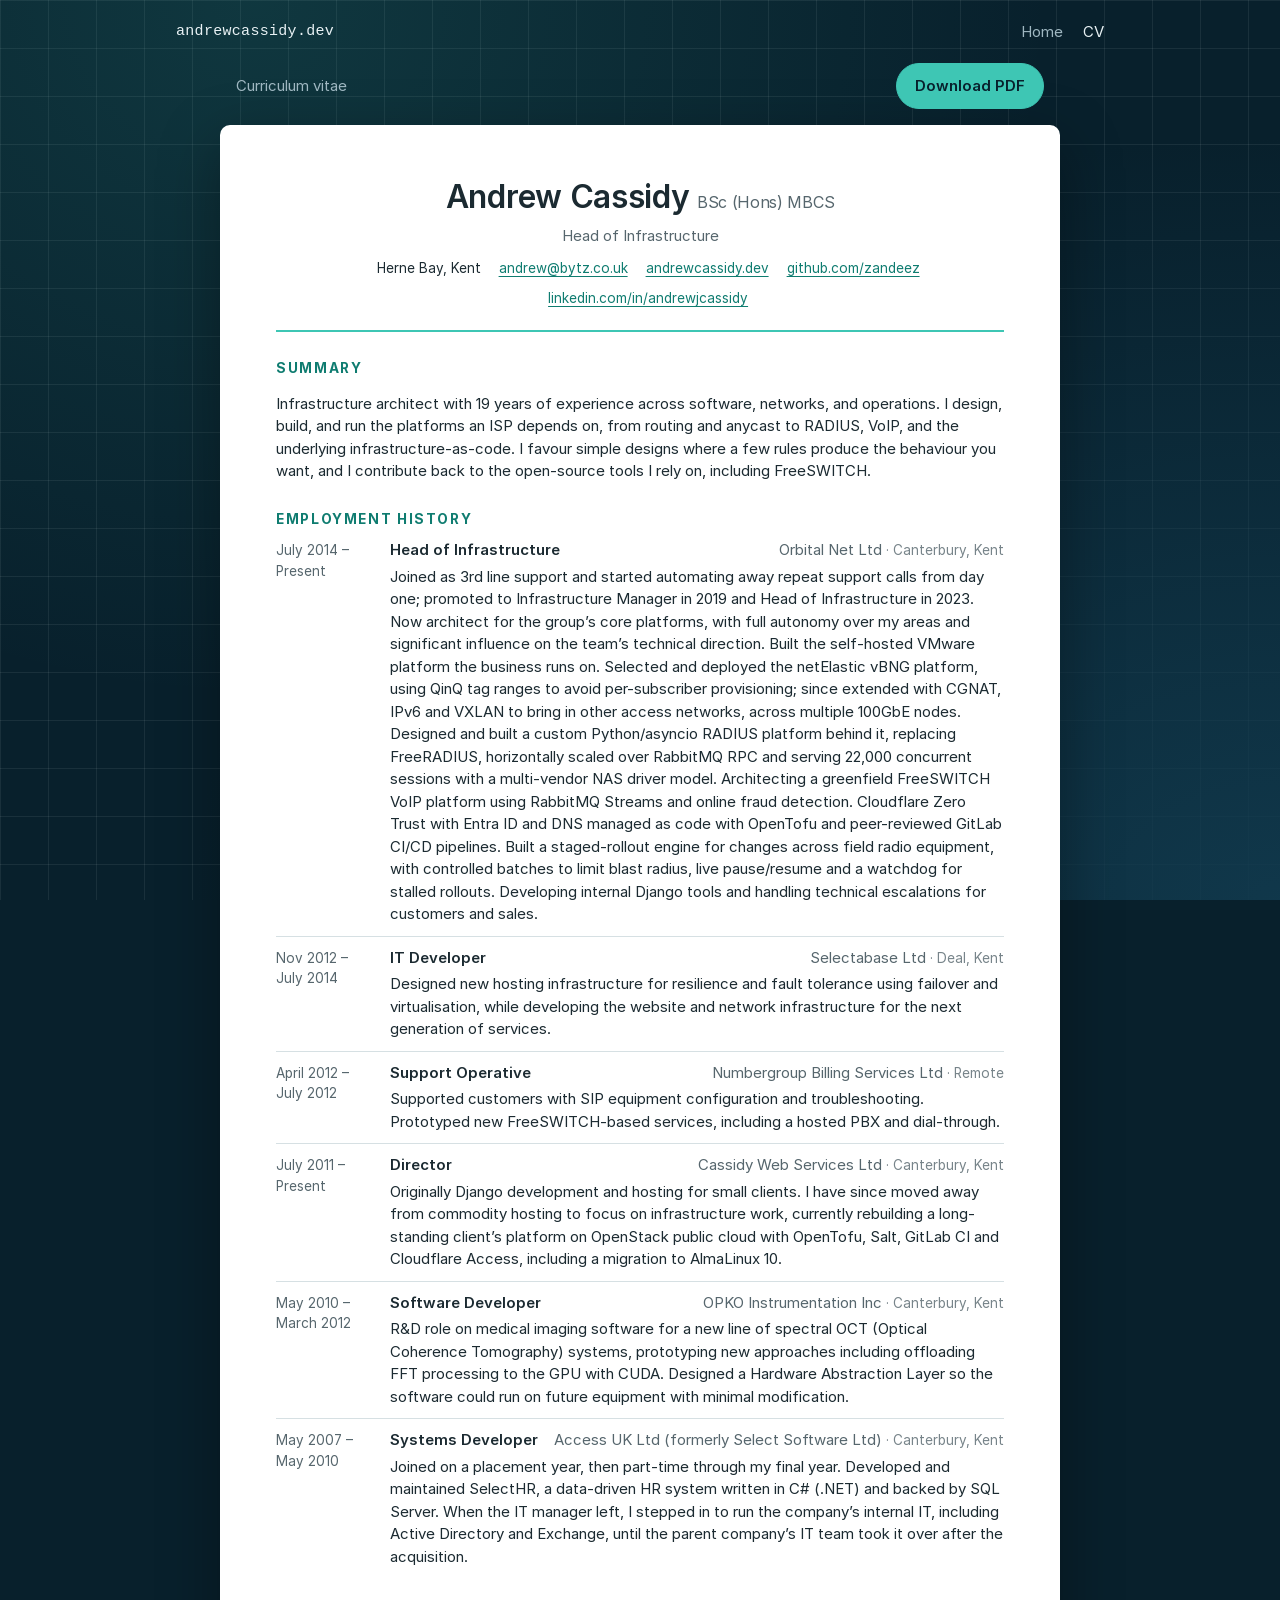
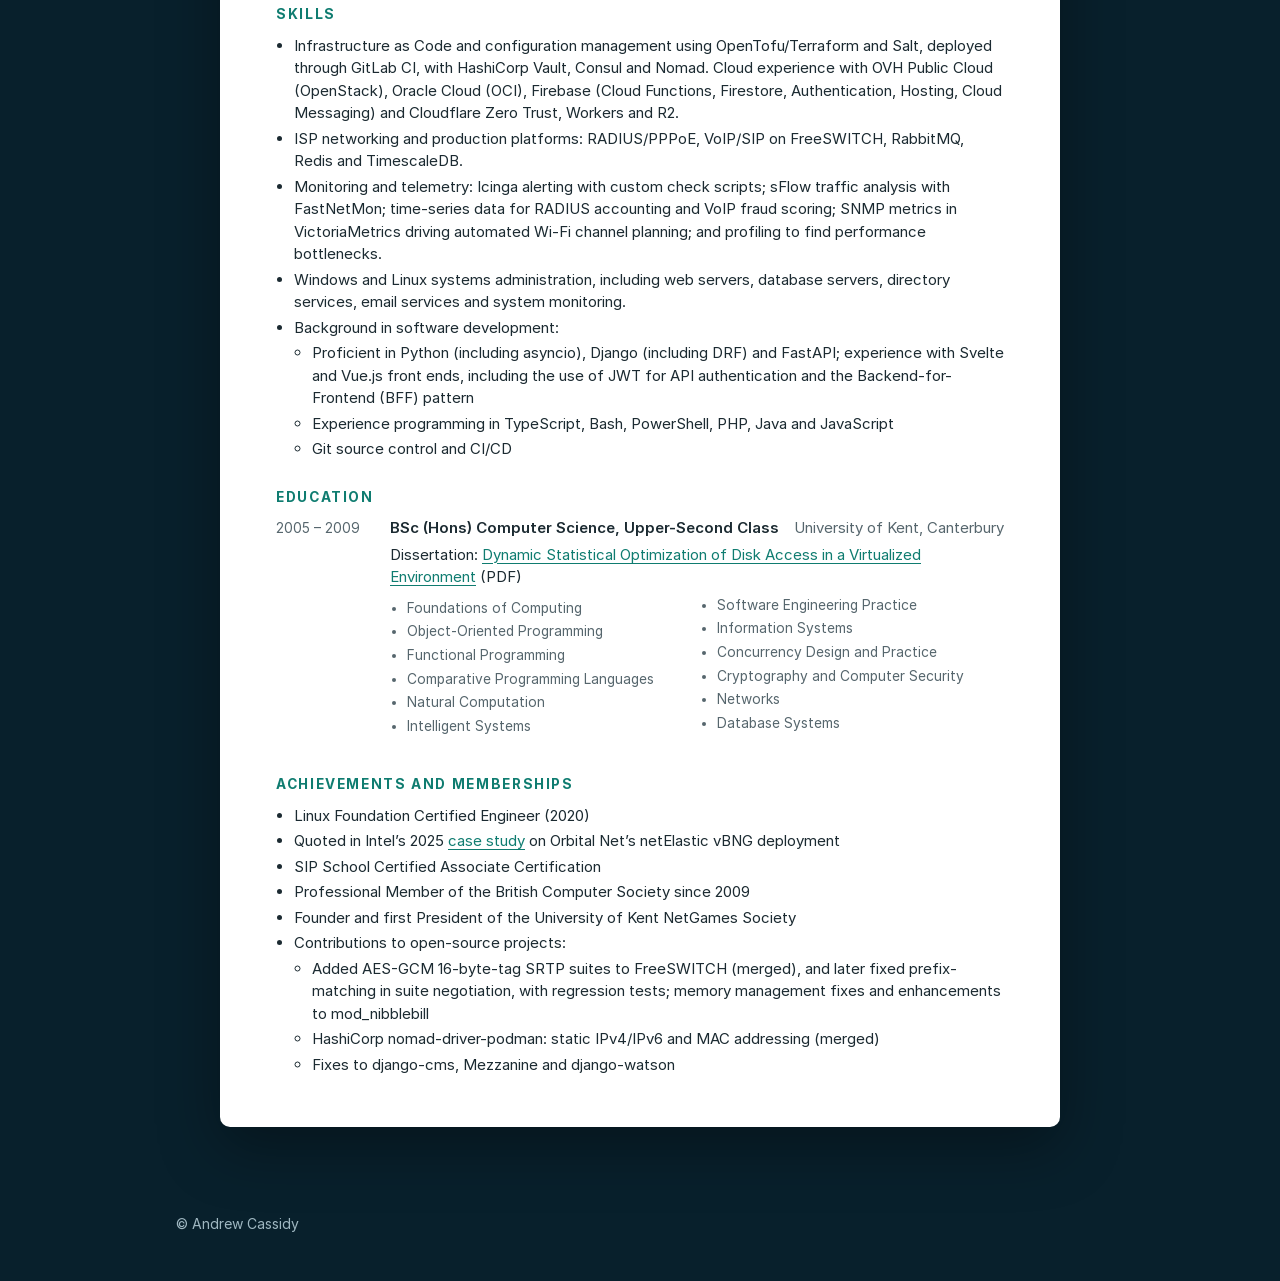
<file: cv/index.html>
<!DOCTYPE html>
<html lang="en-GB">
<head>
    <meta charset="UTF-8">
    <meta name="viewport" content="width=device-width, initial-scale=1">
    <title>CV · Andrew Cassidy</title>
    <meta name="description" content="CV of Andrew Cassidy, Head of Infrastructure: ISP platforms, VoIP, infrastructure as code and Python.">
    <link rel="canonical" href="https://andrewcassidy.dev/cv/">
    <meta property="og:type" content="profile">
    <meta property="og:title" content="CV · Andrew Cassidy">
    <meta property="og:url" content="https://andrewcassidy.dev/cv/">
    <meta name="theme-color" content="#08202c">
    <link rel="icon" href="/favicon.ico" sizes="32x32">
    <link rel="icon" href="/favicon.svg" type="image/svg+xml">
    <link rel="apple-touch-icon" href="/apple-touch-icon.png">
    <link rel="stylesheet" href="../assets/site.css">
    <link rel="stylesheet" href="../assets/cv.css">
</head>
<body>
<nav class="site-nav" aria-label="Main">
    <a class="brand" href="/">andrewcassidy.dev</a>
    <ul>
        <li><a href="/">Home</a></li>
        <li><a href="/cv/" aria-current="page">CV</a></li>
    </ul>
</nav>

<div class="cv-toolbar">
    <span>Curriculum vitae</span>
    <a class="button primary" href="andrew-cassidy-cv.pdf" download>Download PDF</a>
</div>

<main class="sheet">
    <header class="cv-header">
        <h1>Andrew Cassidy <span class="postnominals">BSc (Hons) MBCS</span></h1>
        <p class="role">Head of Infrastructure</p>
        <ul class="cv-contact">
            <li>Herne Bay, Kent</li>
            <li><a href="mailto:andrew@bytz.co.uk">andrew@bytz.co.uk</a></li>
            <li><a href="https://andrewcassidy.dev">andrewcassidy.dev</a></li>
            <li><a href="https://github.com/zandeez">github.com/zandeez</a></li>
            <li><a href="https://www.linkedin.com/in/andrewjcassidy/">linkedin.com/in/andrewjcassidy</a></li>
        </ul>
    </header>

    <section aria-labelledby="summary">
        <h2 id="summary">Summary</h2>
        <p>Infrastructure architect with 19 years of experience across software, networks, and operations. I design,
            build, and run the platforms an ISP depends on, from routing and anycast to RADIUS, VoIP, and the underlying infrastructure-as-code. I favour simple designs where a few rules produce the behaviour you want,
            and I contribute back to the open-source tools I rely on, including FreeSWITCH.</p>
    </section>

    <section aria-labelledby="employment">
        <h2 id="employment">Employment History</h2>

        <article class="entry">
            <div class="dates">July 2014 – Present</div>
            <div>
                <div class="entry-head"><span class="title">Head of Infrastructure</span><span class="org">Orbital Net Ltd<span class="loc"> · Canterbury, Kent</span></span></div>
                <p>Joined as 3rd line support and started automating away repeat support calls from day one; promoted to
                    Infrastructure Manager in 2019 and Head of Infrastructure in 2023. Now architect for the group’s core platforms, with full autonomy over my areas and significant influence on
                    the team’s technical direction. Built the self-hosted VMware platform the business runs on. Selected and deployed the netElastic vBNG platform, using QinQ tag ranges to avoid per-subscriber
                    provisioning; since extended with CGNAT, IPv6 and VXLAN to bring in other access networks, across
                    multiple 100GbE nodes. Designed and built a custom Python/asyncio RADIUS platform behind it, replacing
                    FreeRADIUS, horizontally scaled over RabbitMQ RPC and serving 22,000 concurrent sessions with a
                    multi-vendor NAS driver model. Architecting a greenfield FreeSWITCH VoIP platform
                    using RabbitMQ Streams and online fraud detection. Cloudflare Zero Trust with Entra ID and DNS managed
                    as code with OpenTofu and peer-reviewed GitLab CI/CD pipelines. Built a staged-rollout engine for changes across field radio equipment, with controlled
                    batches to limit blast radius, live pause/resume and a watchdog for stalled rollouts. Developing internal
                    Django tools and handling technical escalations for customers and sales.</p>
            </div>
        </article>

        <article class="entry">
            <div class="dates">Nov 2012 – July 2014</div>
            <div>
                <div class="entry-head"><span class="title">IT Developer</span><span class="org">Selectabase Ltd<span class="loc"> · Deal, Kent</span></span></div>
                <p>Designed new hosting infrastructure for resilience and fault tolerance using failover and
                    virtualisation, while developing the website and network infrastructure for the next generation of
                    services.</p>
            </div>
        </article>

        <article class="entry">
            <div class="dates">April 2012 – July 2012</div>
            <div>
                <div class="entry-head"><span class="title">Support Operative</span><span class="org">Numbergroup Billing Services Ltd<span class="loc"> · Remote</span></span></div>
                <p>Supported customers with SIP equipment configuration and troubleshooting. Prototyped new
                    FreeSWITCH-based services, including a hosted PBX and dial-through.</p>
            </div>
        </article>

        <article class="entry">
            <div class="dates">July 2011 – Present</div>
            <div>
                <div class="entry-head"><span class="title">Director</span><span class="org">Cassidy Web Services Ltd<span class="loc"> · Canterbury, Kent</span></span></div>
                <p>Originally Django development and hosting for small clients. I have since moved away from commodity hosting
                    to focus on infrastructure work, currently rebuilding a long-standing client’s platform on OpenStack
                    public cloud with OpenTofu, Salt, GitLab CI and Cloudflare Access, including a migration to
                    AlmaLinux 10.</p>
            </div>
        </article>

        <article class="entry">
            <div class="dates">May 2010 – March 2012</div>
            <div>
                <div class="entry-head"><span class="title">Software Developer</span><span class="org">OPKO Instrumentation Inc<span class="loc"> · Canterbury, Kent</span></span></div>
                <p>R&amp;D role on medical imaging software for a new line of spectral OCT (Optical Coherence Tomography)
                    systems, prototyping new approaches including offloading FFT processing to the GPU with CUDA.
                    Designed a Hardware Abstraction Layer so the software could run on future equipment with minimal
                    modification.</p>
            </div>
        </article>

        <article class="entry">
            <div class="dates">May 2007 – May 2010</div>
            <div>
                <div class="entry-head"><span class="title">Systems Developer</span><span class="org">Access UK Ltd (formerly Select Software Ltd)<span class="loc"> · Canterbury, Kent</span></span></div>
                <p>Joined on a placement year, then part-time through my final year. Developed
                    and maintained SelectHR, a data-driven HR system written in C# (.NET) and backed by SQL
                    Server. When the IT manager left, I stepped in to run the company’s internal IT, including Active
                    Directory and Exchange, until the parent company’s IT team took it over after the acquisition.</p>
            </div>
        </article>
    </section>

    <section aria-labelledby="skills">
        <h2 id="skills">Skills</h2>
        <ul>
            <li>Infrastructure as Code and configuration management using OpenTofu/Terraform and Salt, deployed through
                GitLab CI, with HashiCorp Vault, Consul and Nomad. Cloud experience with OVH Public Cloud (OpenStack),
                Oracle Cloud (OCI), Firebase (Cloud Functions, Firestore, Authentication, Hosting, Cloud Messaging) and Cloudflare Zero Trust, Workers and R2.</li>
            <li>ISP networking and production platforms: RADIUS/PPPoE, VoIP/SIP on FreeSWITCH, RabbitMQ, Redis and
                TimescaleDB.</li>
            <li>Monitoring and telemetry: Icinga alerting with custom check scripts; sFlow traffic analysis with FastNetMon; time-series data for RADIUS accounting
                and VoIP fraud scoring; SNMP metrics in VictoriaMetrics driving automated Wi-Fi channel planning; and
                profiling to find performance bottlenecks.</li>
            <li>Windows and Linux systems administration, including web servers, database servers, directory services,
                email services and system monitoring.</li>
            <li>Background in software development:
                <ul>
                    <li>Proficient in Python (including asyncio), Django (including DRF) and FastAPI; experience with
                        Svelte and Vue.js front ends, including the use of JWT for API authentication and the
                        Backend-for-Frontend (BFF) pattern</li>
                    <li>Experience programming in TypeScript, Bash, PowerShell, PHP, Java and JavaScript</li>
                    <li>Git source control and CI/CD</li>
                </ul>
            </li>
        </ul>
    </section>

    <section aria-labelledby="education">
        <h2 id="education">Education</h2>
        <article class="entry">
            <div class="dates">2005 – 2009</div>
            <div>
                <div class="entry-head"><span class="title">BSc (Hons) Computer Science, Upper-Second Class</span><span class="org">University of Kent, Canterbury</span></div>
                <p>Dissertation: <a href="https://andrewcassidy.dev/dissertation.pdf">Dynamic Statistical Optimization
                    of Disk Access in a Virtualized Environment</a> (PDF)</p>
                <ul class="modules">
                    <li>Foundations of Computing</li>
                    <li>Object-Oriented Programming</li>
                    <li>Functional Programming</li>
                    <li>Comparative Programming Languages</li>
                    <li>Natural Computation</li>
                    <li>Intelligent Systems</li>
                    <li>Software Engineering Practice</li>
                    <li>Information Systems</li>
                    <li>Concurrency Design and Practice</li>
                    <li>Cryptography and Computer Security</li>
                    <li>Networks</li>
                    <li>Database Systems</li>
                </ul>
            </div>
        </article>
    </section>

    <section aria-labelledby="achievements">
        <h2 id="achievements">Achievements and Memberships</h2>
        <ul>
            <li>Linux Foundation Certified Engineer (2020)</li>
            <li>Quoted in Intel’s 2025 <a href="https://www.intel.com/content/www/us/en/content-details/856149/uk-altnets-rapidly-build-and-scale-isp-operations-with-netelastic-and-intel.html">case study</a> on Orbital Net’s netElastic vBNG deployment</li>
            <li>SIP School Certified Associate Certification</li>
            <li>Professional Member of the British Computer Society since 2009</li>
            <li>Founder and first President of the University of Kent NetGames Society</li>
            <li>Contributions to open-source projects:
                <ul>
                    <li>Added AES-GCM 16-byte-tag SRTP suites to FreeSWITCH (merged), and later fixed prefix-matching
                        in suite negotiation, with regression tests; memory management fixes and enhancements to
                        mod_nibblebill</li>
                    <li>HashiCorp nomad-driver-podman: static IPv4/IPv6 and MAC addressing (merged)</li>
                    <li>Fixes to django-cms, Mezzanine and django-watson</li>
                </ul>
            </li>
        </ul>
    </section>

</main>

<footer class="site-footer no-print">
    <p>© Andrew Cassidy</p>
</footer>
</body>
</html>
</file>
<file: assets/site.css>
/* andrewcassidy.dev — shared styles */

/* Inter 4.1 (rsms/inter, SIL OFL 1.1: fonts/LICENSE.txt), latin subset */
@font-face {
    font-family: "Inter";
    font-style: normal;
    font-weight: 400;
    font-display: swap;
    src: url("fonts/Inter-Regular.latin.woff2") format("woff2");
    unicode-range: U+0000-00FF, U+0131, U+0152-0153, U+02BB-02BC, U+02C6, U+02DA, U+02DC, U+0304, U+0308, U+0329, U+2000-206F, U+20AC, U+2122, U+2191, U+2193, U+2212, U+2215, U+FEFF, U+FFFD;
}

@font-face {
    font-family: "Inter";
    font-style: normal;
    font-weight: 600;
    font-display: swap;
    src: url("fonts/Inter-SemiBold.latin.woff2") format("woff2");
    unicode-range: U+0000-00FF, U+0131, U+0152-0153, U+02BB-02BC, U+02C6, U+02DA, U+02DC, U+0304, U+0308, U+0329, U+2000-206F, U+20AC, U+2122, U+2191, U+2193, U+2212, U+2215, U+FEFF, U+FFFD;
}

@font-face {
    font-family: "Inter";
    font-style: normal;
    font-weight: 700;
    font-display: swap;
    src: url("fonts/Inter-Bold.latin.woff2") format("woff2");
    unicode-range: U+0000-00FF, U+0131, U+0152-0153, U+02BB-02BC, U+02C6, U+02DA, U+02DC, U+0304, U+0308, U+0329, U+2000-206F, U+20AC, U+2122, U+2191, U+2193, U+2212, U+2215, U+FEFF, U+FFFD;
}

:root {
    --bg-deep: #08202c;
    --bg: #0c2f40;
    --bg-raised: #113a4e;
    --line: rgba(255, 255, 255, 0.07);
    --text: #e8f1f4;
    --text-muted: #9fb7c1;
    --accent: #3ec6b4;
    --accent-strong: #5fe0cd;
    --paper: #ffffff;
    --ink: #1b2a31;
    --ink-muted: #56666d;
    --rule: #d6e0e3;
    --radius: 10px;
    --font: "Inter", system-ui, -apple-system, "Segoe UI", Roboto, "Helvetica Neue", Arial, sans-serif;
    --mono: ui-monospace, "SFMono-Regular", Menlo, Consolas, "Liberation Mono", monospace;
}

*, *::before, *::after { box-sizing: border-box; }

html { -webkit-text-size-adjust: 100%; }

body {
    margin: 0;
    min-height: 100vh;
    font-family: var(--font);
    font-size: 17px;
    line-height: 1.55;
    color: var(--text);
    background-color: var(--bg-deep);
    background-image:
        radial-gradient(ellipse at 20% 0%, rgba(62, 198, 180, 0.14), transparent 55%),
        radial-gradient(ellipse at 100% 100%, rgba(17, 58, 78, 0.9), transparent 60%),
        linear-gradient(var(--line) 1px, transparent 1px),
        linear-gradient(90deg, var(--line) 1px, transparent 1px);
    background-size: auto, auto, 48px 48px, 48px 48px;
    background-attachment: fixed;
}

a { color: var(--accent); text-underline-offset: 3px; }
a:hover { color: var(--accent-strong); }
a:focus-visible, .button:focus-visible {
    outline: 2px solid var(--accent-strong);
    outline-offset: 3px;
    border-radius: 4px;
}

/* ---------- Site navigation ---------- */

.site-nav {
    display: flex;
    justify-content: space-between;
    align-items: center;
    max-width: 960px;
    margin: 0 auto;
    padding: 20px 16px;
    font-size: 15px;
}
.site-nav .brand {
    font-family: var(--mono);
    color: var(--text);
    text-decoration: none;
    letter-spacing: 0.02em;
}
.site-nav ul { display: flex; gap: 20px; list-style: none; margin: 0; padding: 0; }
.site-nav ul a { color: var(--text-muted); text-decoration: none; }
.site-nav ul a:hover, .site-nav ul a[aria-current="page"] { color: var(--text); }

/* ---------- Home ---------- */

.hero {
    display: flex;
    align-items: center;
    min-height: calc(100vh - 140px);
    max-width: 960px;
    margin: 0 auto;
    padding: 24px 16px 48px;
}
.hero-inner { display: flex; gap: 40px; align-items: center; }
.avatar {
    flex: none;
    width: 168px;
    height: 168px;
    border-radius: 50%;
    border: 3px solid rgba(62, 198, 180, 0.6);
    box-shadow: 0 0 0 8px rgba(62, 198, 180, 0.08);
}
.hero h1 {
    margin: 0;
    font-size: clamp(2.1rem, 5vw, 3.2rem);
    line-height: 1.1;
    font-weight: 700;
    letter-spacing: -0.01em;
}
.hero h1 .postnominals {
    display: inline-block;
    font-size: 0.42em;
    font-weight: 400;
    color: var(--text-muted);
    letter-spacing: 0.02em;
    vertical-align: middle;
}
.hero .role {
    margin: 10px 0 0;
    font-family: var(--mono);
    font-size: 1rem;
    color: var(--accent);
}
.hero .role span { color: var(--text-muted); }
.hero .intro { max-width: 34em; margin: 20px 0 0; color: var(--text); }
.hero .intro + .intro { margin-top: 12px; color: var(--text-muted); }

.actions { display: flex; flex-wrap: wrap; gap: 12px; margin-top: 28px; }
.button {
    display: inline-flex;
    align-items: center;
    gap: 8px;
    padding: 10px 18px;
    border-radius: 999px;
    border: 1px solid rgba(255, 255, 255, 0.18);
    color: var(--text);
    background: rgba(255, 255, 255, 0.04);
    text-decoration: none;
    font-size: 15px;
    transition: background-color 0.15s, border-color 0.15s;
}
.button:hover { color: var(--text); background: rgba(255, 255, 255, 0.1); border-color: rgba(255, 255, 255, 0.3); }
.button.primary { background: var(--accent); border-color: var(--accent); color: var(--bg-deep); font-weight: 600; }
.button.primary:hover { background: var(--accent-strong); border-color: var(--accent-strong); color: var(--bg-deep); }
.button svg { width: 18px; height: 18px; fill: currentColor; }

.site-footer {
    max-width: 960px;
    margin: 0 auto;
    padding: 24px 16px 32px;
    font-size: 14px;
    color: var(--text-muted);
}

@media (max-width: 640px) {
    body { font-size: 16px; }
    .hero { min-height: auto; padding-top: 8px; }
    .hero-inner { flex-direction: column; align-items: flex-start; gap: 24px; }
    .avatar { width: 112px; height: 112px; }
}

@media (prefers-reduced-motion: reduce) {
    * { transition: none !important; }
}
</file>
<file: assets/cv.css>
/* CV page — screen shows a paper sheet on the site background; print is plain A4 */

.cv-toolbar {
    display: flex;
    justify-content: space-between;
    align-items: center;
    gap: 12px;
    max-width: 840px;
    margin: 0 auto;
    padding: 0 16px 16px;
    color: var(--text-muted);
    font-size: 15px;
}

.sheet {
    max-width: 840px;
    margin: 0 auto 48px;
    padding: 48px 56px;
    background: var(--paper);
    color: var(--ink);
    border-radius: var(--radius);
    box-shadow: 0 20px 60px rgba(0, 0, 0, 0.35);
    font-size: 15px;
    line-height: 1.5;
}
.sheet a { color: #0f7c70; }

.cv-header { text-align: center; padding-bottom: 18px; border-bottom: 2px solid var(--accent); }
.cv-header h1 { margin: 0; font-size: 2rem; font-weight: 600; letter-spacing: -0.01em; }
.cv-header h1 .postnominals { font-size: 0.5em; font-weight: 400; color: var(--ink-muted); }
.cv-header .role { margin: 4px 0 8px; color: var(--ink-muted); }
.cv-contact { display: flex; flex-wrap: wrap; justify-content: center; gap: 4px 18px; margin: 0; padding: 0; list-style: none; font-size: 0.9em; }

.sheet h2 {
    margin: 26px 0 10px;
    font-size: 0.85rem;
    font-weight: 700;
    letter-spacing: 0.12em;
    text-transform: uppercase;
    color: #0f7c70;
}

.entry {
    display: grid;
    grid-template-columns: 96px 1fr;
    column-gap: 18px;
    padding: 10px 0;
    border-top: 1px solid var(--rule);
    break-inside: avoid;
}
.entry:first-of-type { border-top: 0; padding-top: 0; }
.entry .dates { color: var(--ink-muted); font-size: 0.9em; padding-top: 1px; }
.entry-head { display: flex; justify-content: space-between; gap: 12px; flex-wrap: wrap; }
.entry-head .title { font-weight: 600; }
.entry-head .org { color: var(--ink-muted); }
.entry-head .loc { font-size: 0.9em; opacity: 0.8; }
.entry p { margin: 4px 0 0; }

.sheet ul { margin: 0; padding-left: 1.2em; }
.sheet li { margin: 3px 0; }
.sheet li ul { margin-top: 2px; }

.modules { columns: 2; column-gap: 24px; margin-top: 6px !important; font-size: 0.92em; color: var(--ink-muted); }

@media (max-width: 640px) {
    .sheet { padding: 28px 18px; border-radius: 0; font-size: 14.5px; }
    .cv-header h1 .postnominals { display: block; margin-top: 4px; }
    .entry { grid-template-columns: 1fr; }
    .entry .dates { padding-bottom: 2px; }
    .modules { columns: 1; }
}

@page { margin: 11mm 14mm; }

@media print {
    body { background: #fff; color: var(--ink); font-size: 9.3pt; }
    .site-nav, .cv-toolbar, .site-footer, .no-print { display: none !important; }
    .sheet { max-width: none; margin: 0; padding: 0; box-shadow: none; border-radius: 0; font-size: 9.3pt; }
    .sheet a { color: inherit; text-decoration: none; }
    .cv-header h1 { font-size: 20pt; }
    .sheet h2 { margin: 14pt 0 6pt; break-after: avoid; }
    .entry { padding: 6pt 0; grid-template-columns: 20mm 1fr; }
}
</file>
